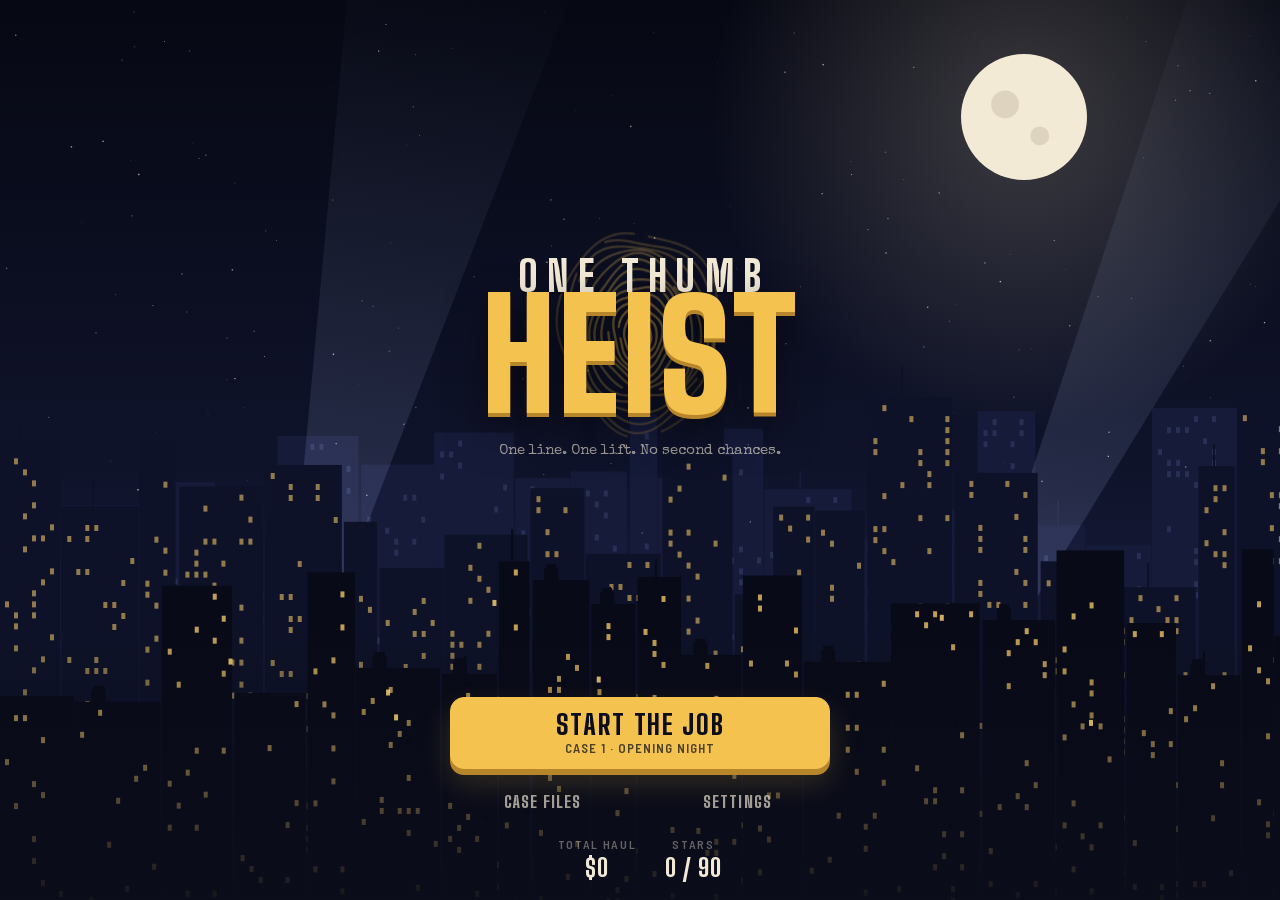
<file: index.html>
<!doctype html>
<html lang="en">
<head>
<meta charset="utf-8">
<title>One Thumb Heist</title>
<meta name="viewport" content="width=device-width, initial-scale=1, viewport-fit=cover, user-scalable=no">
<meta name="description" content="Draw one continuous route with your thumb. Lift, and watch the heist play out. 30 hand-made jobs.">
<meta name="theme-color" content="#0b0d1a">
<meta name="color-scheme" content="dark">
<meta name="mobile-web-app-capable" content="yes">
<meta name="apple-mobile-web-app-capable" content="yes">
<meta name="apple-mobile-web-app-status-bar-style" content="black-translucent">
<meta name="apple-mobile-web-app-title" content="Thumb Heist">
<link rel="manifest" href="manifest.webmanifest">
<link rel="icon" type="image/png" sizes="32x32" href="assets/icons/favicon-32.png">
<link rel="icon" type="image/png" sizes="192x192" href="assets/icons/icon-192.png">
<link rel="apple-touch-icon" href="assets/icons/apple-touch-icon.png">
<link rel="preload" href="assets/fonts/big-shoulders-display.woff2" as="font" type="font/woff2" crossorigin>
<link rel="preload" href="assets/fonts/barlow-sc-600.woff2" as="font" type="font/woff2" crossorigin>
<link rel="stylesheet" href="css/style.css">
</head>
<body>
<div id="app">
  <canvas id="bg" aria-hidden="true"></canvas>

  <!-- ============================== TITLE -->
  <section id="title" class="screen" aria-label="Title">
    <div class="title-wrap">
      <div class="logo" aria-label="One Thumb Heist">
        <canvas id="print" width="220" height="220" aria-hidden="true"></canvas>
        <div class="logo-type">
          <span class="logo-one">One&nbsp;Thumb</span>
          <span class="logo-heist">Heist</span>
        </div>
      </div>
      <p class="tagline">One line. One lift. No second chances.</p>
    </div>
    <div class="title-actions">
      <button id="btn-play" class="btn btn-primary btn-xl" type="button">
        <span class="btn-label">Start the job</span>
        <span class="btn-sub" id="play-sub">Case 1 · Job 1</span>
      </button>
      <div class="row">
        <button id="btn-cases" class="btn btn-ghost" type="button">Case files</button>
        <button id="btn-settings" class="btn btn-ghost" type="button">Settings</button>
      </div>
    </div>
    <footer class="title-foot">
      <div class="haul"><span class="haul-label">Total haul</span><span class="haul-value" id="haul">$0</span></div>
      <div class="haul"><span class="haul-label">Stars</span><span class="haul-value" id="stars-total">0 / 90</span></div>
    </footer>
    <p class="install-hint" id="install-hint" hidden></p>
  </section>

  <!-- ============================== CASES -->
  <section id="cases" class="screen" aria-label="Case files">
    <header class="bar">
      <button class="icon-btn" data-back="title" type="button" aria-label="Back"><svg viewBox="0 0 24 24"><path d="M15 5l-7 7 7 7"/></svg></button>
      <h1 class="bar-title">Case files</h1>
      <span class="bar-meta" id="cases-stars"></span>
    </header>
    <div class="scroll" id="case-list"></div>
  </section>

  <!-- ============================== JOBS -->
  <section id="jobs" class="screen" aria-label="Jobs">
    <header class="bar">
      <button class="icon-btn" data-back="cases" type="button" aria-label="Back"><svg viewBox="0 0 24 24"><path d="M15 5l-7 7 7 7"/></svg></button>
      <div class="bar-title-group">
        <span class="bar-kicker" id="jobs-kicker">Case 01</span>
        <h1 class="bar-title" id="jobs-title">The Gallery</h1>
      </div>
      <span class="bar-meta" id="jobs-stars"></span>
    </header>
    <div class="scroll">
      <p class="case-blurb" id="jobs-blurb"></p>
      <div class="job-grid" id="job-grid"></div>
    </div>
  </section>

  <!-- ============================== GAME -->
  <section id="game" class="screen" aria-label="Heist">
    <canvas id="board"></canvas>
    <header class="hud">
      <button class="icon-btn" id="btn-pause" type="button" aria-label="Pause"><svg viewBox="0 0 24 24"><path d="M9 5v14M15 5v14"/></svg></button>
      <div class="hud-title">
        <span class="hud-id" id="hud-id">1-1</span>
        <span class="hud-name" id="hud-name">Opening Night</span>
      </div>
      <div class="chips">
        <span class="chip" id="chip-loot" title="Loot"><i class="ic ic-loot"></i><b id="chip-loot-v">0/1</b></span>
        <span class="chip" id="chip-coins" title="Coins"><i class="ic ic-coin"></i><b id="chip-coins-v">0/1</b></span>
        <span class="chip" id="chip-time" title="Par time"><i class="ic ic-clock"></i><b id="chip-time-v">12.0</b></span>
      </div>
    </header>
    <div class="ff" id="ff" hidden>▶▶ 3×</div>
    <div class="level-card" id="level-card" aria-hidden="true">
      <span class="level-card-kicker" id="lc-kicker">Case 1 · Job 1</span>
      <span class="level-card-title" id="lc-title">Opening Night</span>
    </div>
    <footer class="tipbar"><p id="tip" class="tip"></p></footer>
  </section>

  <!-- ============================== SHEETS -->
  <div class="scrim" id="scrim" hidden></div>

  <div class="sheet" id="sheet-pause" role="dialog" aria-modal="true" aria-labelledby="pause-h" hidden>
    <h2 id="pause-h" class="sheet-title">Paused</h2>
    <p class="sheet-note" id="pause-brief"></p>
    <div class="stack">
      <button class="btn btn-primary" id="btn-resume" type="button">Resume</button>
      <button class="btn" id="btn-restart" type="button">Restart job</button>
      <button class="btn" id="btn-tojobs" type="button">Case file</button>
    </div>
    <div class="toggles">
      <button class="toggle" data-setting="sfx" type="button"><span>Sound</span><i></i></button>
      <button class="toggle" data-setting="music" type="button"><span>Music</span><i></i></button>
      <button class="toggle" data-setting="haptics" type="button"><span>Vibration</span><i></i></button>
    </div>
  </div>

  <div class="sheet sheet-result" id="sheet-result" role="dialog" aria-modal="true" aria-labelledby="result-h" hidden>
    <canvas class="result-art" id="result-art" width="120" height="96" aria-hidden="true"></canvas>
    <div class="stamp" id="result-stamp">Clean getaway</div>
    <h2 id="result-h" class="sheet-title" hidden>Result</h2>
    <p class="result-loot" id="result-loot"></p>
    <div class="stars-row" id="stars-row">
      <div class="star-slot"><div class="star"></div><span class="star-label" id="star-l1">Escaped</span></div>
      <div class="star-slot"><div class="star"></div><span class="star-label" id="star-l2">All coins</span></div>
      <div class="star-slot"><div class="star"></div><span class="star-label" id="star-l3">Par</span></div>
    </div>
    <p class="result-note" id="result-note"></p>
    <div class="stack">
      <button class="btn btn-primary" id="btn-next" type="button">Next job</button>
      <div class="row">
        <button class="btn" id="btn-retry" type="button">Retry</button>
        <button class="btn" id="btn-result-jobs" type="button">Case file</button>
      </div>
    </div>
  </div>

  <div class="sheet" id="sheet-settings" role="dialog" aria-modal="true" aria-labelledby="settings-h" hidden>
    <h2 id="settings-h" class="sheet-title">Settings</h2>
    <div class="toggles">
      <button class="toggle" data-setting="sfx" type="button"><span>Sound effects</span><i></i></button>
      <button class="toggle" data-setting="music" type="button"><span>Music</span><i></i></button>
      <button class="toggle" data-setting="haptics" type="button"><span>Vibration</span><i></i></button>
    </div>
    <div class="stack">
      <button class="btn" id="btn-howto" type="button">How to play</button>
      <button class="btn" id="btn-credits" type="button">Credits</button>
      <button class="btn btn-danger" id="btn-reset" type="button">Erase progress</button>
      <button class="btn btn-primary" data-close type="button">Done</button>
    </div>
  </div>

  <div class="sheet" id="sheet-confirm" role="dialog" aria-modal="true" aria-labelledby="confirm-h" hidden>
    <h2 id="confirm-h" class="sheet-title">Erase all progress?</h2>
    <p class="sheet-note">Every star, best time and unlocked case will be wiped. Your settings stay.</p>
    <div class="stack">
      <button class="btn btn-danger" id="btn-reset-yes" type="button">Erase everything</button>
      <button class="btn" data-sheet-back="sheet-settings" type="button">Keep my progress</button>
    </div>
  </div>

  <div class="sheet" id="sheet-credits" role="dialog" aria-modal="true" aria-labelledby="credits-h" hidden>
    <h2 id="credits-h" class="sheet-title">Credits</h2>
    <div class="credits">
      <p><b>One Thumb Heist</b><br>Design, code, art, music and sound, all made in the browser.</p>
      <p>Everything you see is drawn live on a canvas, and everything you hear is synthesised on the fly. No image or audio files.</p>
      <p>Type: Big Shoulders Display (Patric King), Barlow Semi Condensed (Jeremy Tribby) and Special Elite (Astigmatic), used under their open font licenses.</p>
    </div>
    <div class="stack"><button class="btn btn-primary" data-sheet-back="sheet-settings" type="button">Back</button></div>
  </div>

  <div class="card-overlay" id="briefing" role="dialog" aria-modal="true" aria-labelledby="brief-h" hidden>
    <div class="case-card">
      <span class="case-card-kicker" id="brief-kicker">New trick</span>
      <h2 class="case-card-title" id="brief-h">Title</h2>
      <canvas class="case-card-art" id="brief-art" width="280" height="150" aria-hidden="true"></canvas>
      <div class="case-card-text" id="brief-text"></div>
      <button class="btn btn-primary" id="brief-go" type="button">Got it</button>
    </div>
  </div>

  <div class="rotate" id="rotate" hidden>
    <div><svg viewBox="0 0 24 24"><rect x="7" y="2" width="10" height="20" rx="2"/><path d="M11 18h2"/></svg><p>Turn your phone upright to play.</p></div>
  </div>
</div>
<script type="module" src="js/main.js"></script>
</body>
</html>
</file>
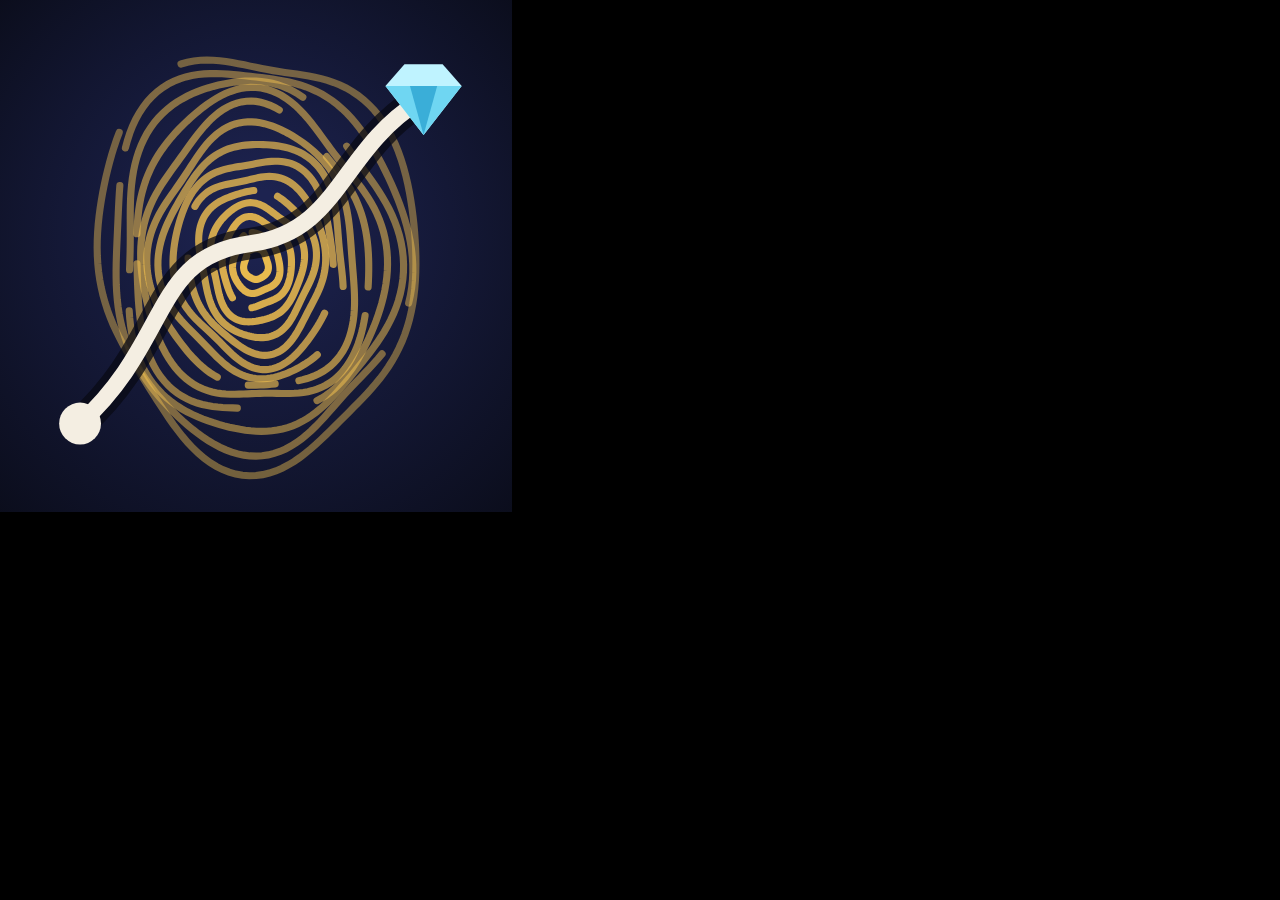
<file: tools/icon.html>
<!doctype html><html><body style="margin:0;background:#000">
<canvas id="c"></canvas>
<script>
// Renders the app icon. ?size=512&mask=1
const q = new URLSearchParams(location.search);
const S = +(q.get('size') || 512), mask = q.get('mask') === '1';
const c = document.getElementById('c'); c.width = S; c.height = S;
const x = c.getContext('2d');
const TAU = Math.PI * 2;
function rng(seed){let a=seed>>>0;return()=>{a=(a+0x6d2b79f5)>>>0;let t=a;t=Math.imul(t^(t>>>15),t|1);t^=t+Math.imul(t^(t>>>7),t|61);return((t^(t>>>14))>>>0)/4294967296;};}
const g = x.createRadialGradient(S*0.5, S*0.42, S*0.05, S*0.5, S*0.5, S*0.75);
g.addColorStop(0, '#1d2350'); g.addColorStop(1, '#0a0c19');
x.fillStyle = g; x.fillRect(0, 0, S, S);
const scale = mask ? 0.72 : 0.9;
x.translate(S/2, S/2); x.scale(S*scale/220, S*scale/220); x.translate(-110, -110);
// thumbprint
const R = rng(42), cx = 110, cy = 114;
x.lineCap = 'round';
for (let k = 0; k < 14; k++) {
  const r = 7 + k * 6.6;
  x.strokeStyle = `rgba(244,194,79,${Math.max(0.35, 0.95 - k * 0.04)})`;
  x.lineWidth = 3.4;
  const gapAt = R() * TAU, gapLen = 0.25 + R() * 0.45, gap2 = R() * TAU;
  x.beginPath(); let pen = false;
  for (let i = 0; i <= 160; i++) {
    const th = (i / 160) * TAU;
    const d1 = ((th - gapAt) % TAU + TAU) % TAU, d2 = ((th - gap2) % TAU + TAU) % TAU;
    const inGap = d1 < gapLen || (k > 6 && d2 < 0.18);
    const wob = 1 + 0.05 * Math.sin(th * 3 + k * 0.7) + 0.03 * Math.sin(th * 5 - k);
    const px = cx + Math.cos(th) * r * 0.82 * wob, py = cy + Math.sin(th) * r * 1.05 * wob - (1 - Math.cos(th)) * k * 0.3;
    if (inGap) { pen = false; continue; }
    if (!pen) { x.moveTo(px, py); pen = true; } else x.lineTo(px, py);
  }
  x.stroke();
}
// the one line: a chalk route sweeping through the print
x.strokeStyle = 'rgba(8,10,20,0.75)'; x.lineWidth = 15;
const route = () => { x.beginPath(); x.moveTo(26, 190); x.bezierCurveTo(70, 150, 60, 110, 108, 104); x.bezierCurveTo(150, 98, 150, 60, 188, 36); };
route(); x.stroke();
x.strokeStyle = '#f4eee2'; x.lineWidth = 8; route(); x.stroke();
x.fillStyle = '#f4eee2'; x.beginPath(); x.arc(26, 190, 10, 0, TAU); x.fill();
// gem at the end
x.save(); x.translate(190, 34); x.scale(1.3, 1.3);
x.fillStyle = '#bff3ff'; x.beginPath(); x.moveTo(-14,-4); x.lineTo(-7,-12); x.lineTo(7,-12); x.lineTo(14,-4); x.lineTo(0,14); x.closePath(); x.fill();
x.fillStyle = '#6fd6f2'; x.beginPath(); x.moveTo(-14,-4); x.lineTo(14,-4); x.lineTo(0,14); x.closePath(); x.fill();
x.fillStyle = '#3aaed8'; x.beginPath(); x.moveTo(-5,-4); x.lineTo(5,-4); x.lineTo(0,14); x.closePath(); x.fill();
x.restore();
document.title = 'ready';
</script></body></html>
</file>
<file: css/style.css>
/* One Thumb Heist — moonlit noir with paper dossiers. */

@font-face {
  font-family: "Big Shoulders Display";
  src: url("../assets/fonts/big-shoulders-display.woff2") format("woff2");
  font-weight: 100 900;
  font-display: swap;
}
@font-face {
  font-family: "Barlow Semi Condensed";
  src: url("../assets/fonts/barlow-sc-500.woff2") format("woff2");
  font-weight: 500;
  font-display: swap;
}
@font-face {
  font-family: "Barlow Semi Condensed";
  src: url("../assets/fonts/barlow-sc-600.woff2") format("woff2");
  font-weight: 600;
  font-display: swap;
}
@font-face {
  font-family: "Barlow Semi Condensed";
  src: url("../assets/fonts/barlow-sc-700.woff2") format("woff2");
  font-weight: 700;
  font-display: swap;
}
@font-face {
  font-family: "Special Elite";
  src: url("../assets/fonts/special-elite.woff2") format("woff2");
  font-weight: 400;
  font-display: swap;
}

:root {
  color-scheme: dark;
  --ink: #0b0d1a;
  --night: #11152b;
  --panel: rgba(21, 25, 52, 0.94);
  --panel-solid: #161a36;
  --panel-2: #1f2448;
  --line: rgba(241, 232, 214, 0.14);
  --line-strong: rgba(241, 232, 214, 0.28);
  --paper: #f1e8d6;
  --paper-dim: rgba(241, 232, 214, 0.66);
  --paper-faint: rgba(241, 232, 214, 0.4);
  --dossier: #eadfc6;
  --dossier-ink: #2a2233;
  --gold: #f4c24f;
  --gold-deep: #b8862a;
  --mint: #6fe3c1;
  --red: #ff4b5c;
  --amber: #ffab4a;
  --scarf: #ff6a4d;
  --font-display: "Big Shoulders Display", "Arial Narrow", "Helvetica Neue", sans-serif;
  --font-ui: "Barlow Semi Condensed", "Arial Narrow", system-ui, sans-serif;
  --font-type: "Special Elite", "Courier New", ui-monospace, monospace;
  --safe-t: env(safe-area-inset-top, 0px);
  --safe-b: env(safe-area-inset-bottom, 0px);
  --safe-l: env(safe-area-inset-left, 0px);
  --safe-r: env(safe-area-inset-right, 0px);
  --ease-out: cubic-bezier(0.2, 0.8, 0.2, 1);
  --ease-spring: cubic-bezier(0.34, 1.56, 0.64, 1);
}

* { box-sizing: border-box; -webkit-tap-highlight-color: transparent; }
[hidden] { display: none !important; }

html, body {
  margin: 0;
  height: 100%;
  background: var(--ink);
  color: var(--paper);
  font-family: var(--font-ui);
  font-weight: 500;
  overflow: hidden;
  overscroll-behavior: none;
  -webkit-user-select: none;
  user-select: none;
  -webkit-touch-callout: none;
  -webkit-text-size-adjust: 100%;
}

#app {
  position: fixed;
  inset: 0;
  overflow: hidden;
}

button {
  font: inherit;
  color: inherit;
  touch-action: manipulation;
}

canvas { display: block; }

#bg {
  position: absolute;
  inset: 0;
  width: 100%;
  height: 100%;
}

/* ------------------------------------------------------------------ screens */
.screen {
  position: absolute;
  inset: 0;
  display: flex;
  flex-direction: column;
  opacity: 0;
  visibility: hidden;
  transform: translateY(14px) scale(0.985);
  transition: opacity 0.32s var(--ease-out), transform 0.42s var(--ease-out), visibility 0s linear 0.42s;
}
.screen.active {
  opacity: 1;
  visibility: visible;
  transform: none;
  transition: opacity 0.32s var(--ease-out), transform 0.42s var(--ease-out), visibility 0s;
}

/* ------------------------------------------------------------------ buttons */
.btn {
  appearance: none;
  border: 1.5px solid var(--line-strong);
  background: rgba(241, 232, 214, 0.04);
  color: var(--paper);
  border-radius: 14px;
  min-height: 50px;
  padding: 10px 18px;
  font-family: var(--font-display);
  font-weight: 800;
  font-size: 20px;
  letter-spacing: 0.06em;
  text-transform: uppercase;
  cursor: pointer;
  display: inline-flex;
  flex-direction: column;
  align-items: center;
  justify-content: center;
  gap: 2px;
  transition: transform 0.12s var(--ease-out), background-color 0.2s, border-color 0.2s, box-shadow 0.2s;
}
.btn:active { transform: scale(0.965); }
.btn:focus-visible, .icon-btn:focus-visible, .toggle:focus-visible, .case:focus-visible, .job:focus-visible {
  outline: 2px solid var(--mint);
  outline-offset: 3px;
}
.btn-primary {
  background: var(--gold);
  border-color: var(--gold);
  color: var(--ink);
  box-shadow: 0 6px 0 var(--gold-deep), 0 14px 30px rgba(244, 194, 79, 0.18);
}
.btn-primary:active { transform: translateY(4px); box-shadow: 0 2px 0 var(--gold-deep), 0 6px 14px rgba(244, 194, 79, 0.15); }
.btn-ghost { border-color: transparent; background: transparent; color: var(--paper-dim); font-size: 17px; min-height: 44px; }
.btn-danger { border-color: rgba(255, 75, 92, 0.55); color: #ffb3ba; }
.btn-xl { min-height: 72px; font-size: 28px; width: 100%; }
.btn-label { line-height: 1; }
.btn-sub {
  font-family: var(--font-ui);
  font-weight: 600;
  font-size: 13px;
  letter-spacing: 0.08em;
  opacity: 0.72;
  text-transform: uppercase;
}

.icon-btn {
  appearance: none;
  width: 44px;
  height: 44px;
  border-radius: 12px;
  border: 1.5px solid var(--line);
  background: rgba(11, 13, 26, 0.55);
  display: grid;
  place-items: center;
  cursor: pointer;
  flex: none;
  transition: transform 0.12s;
}
.icon-btn:active { transform: scale(0.92); }
.icon-btn svg { width: 22px; height: 22px; fill: none; stroke: var(--paper); stroke-width: 2.4; stroke-linecap: round; stroke-linejoin: round; }

.row { display: flex; gap: 10px; }
.row > * { flex: 1; }
.stack { display: flex; flex-direction: column; gap: 10px; }

/* ------------------------------------------------------------------ title */
#title {
  padding: calc(var(--safe-t) + 20px) 22px calc(var(--safe-b) + 18px);
  justify-content: space-between;
  align-items: center;
}
.title-wrap { flex: 1; display: flex; flex-direction: column; align-items: center; justify-content: center; gap: 18px; width: 100%; }
.logo { position: relative; display: grid; place-items: center; width: min(88vw, 360px); }
#print {
  position: absolute;
  width: 220px;
  height: 220px;
  left: 50%;
  top: 50%;
  transform: translate(-50%, -54%);
  opacity: 0.9;
}
.logo-type { position: relative; display: flex; flex-direction: column; align-items: center; line-height: 0.82; text-transform: uppercase; }
.logo-one {
  font-family: var(--font-display);
  font-weight: 800;
  font-size: clamp(30px, 9.5vw, 42px);
  letter-spacing: 0.22em;
  margin-right: -0.22em;
  color: var(--paper);
  text-shadow: 0 2px 0 rgba(0, 0, 0, 0.4);
}
.logo-heist {
  font-family: var(--font-display);
  font-weight: 900;
  font-size: clamp(96px, 34vw, 150px);
  letter-spacing: 0.02em;
  color: var(--gold);
  text-shadow: 0 4px 0 var(--gold-deep), 0 18px 40px rgba(0, 0, 0, 0.55);
  animation: heist-in 0.9s var(--ease-spring) both 0.1s;
}
@keyframes heist-in {
  from { transform: translateY(18px) scale(0.92); opacity: 0; letter-spacing: 0.2em; }
  to { transform: none; opacity: 1; letter-spacing: 0.02em; }
}
.tagline {
  margin: 0;
  font-family: var(--font-type);
  font-size: 15px;
  color: var(--paper-dim);
  text-align: center;
}
.title-actions { width: min(100%, 380px); display: flex; flex-direction: column; gap: 10px; }
.title-foot {
  display: flex;
  gap: 28px;
  justify-content: center;
  margin-top: 14px;
}
.haul { display: flex; flex-direction: column; align-items: center; gap: 2px; }
.haul-label { font-size: 12px; letter-spacing: 0.14em; text-transform: uppercase; color: var(--paper-faint); font-weight: 600; }
.haul-value { font-family: var(--font-display); font-weight: 800; font-size: 24px; letter-spacing: 0.04em; font-variant-numeric: tabular-nums; }
.install-hint {
  margin: 10px 0 0;
  font-size: 13px;
  color: var(--paper-faint);
  text-align: center;
  max-width: 320px;
}

/* ------------------------------------------------------------------ bars / lists */
.bar {
  display: flex;
  align-items: center;
  gap: 12px;
  padding: calc(var(--safe-t) + 12px) max(16px, var(--safe-r)) 12px max(16px, var(--safe-l));
  background: linear-gradient(var(--ink), rgba(11, 13, 26, 0.7) 70%, rgba(11, 13, 26, 0));
  position: relative;
  z-index: 2;
}
.bar-title {
  margin: 0;
  font-family: var(--font-display);
  font-weight: 900;
  font-size: 30px;
  letter-spacing: 0.04em;
  text-transform: uppercase;
  line-height: 1;
  flex: 1;
  text-wrap: balance;
}
.bar-title-group { flex: 1; display: flex; flex-direction: column; gap: 2px; min-width: 0; }
.bar-kicker { font-size: 12px; letter-spacing: 0.16em; text-transform: uppercase; color: var(--gold); font-weight: 700; }
.bar-meta { font-family: var(--font-display); font-weight: 800; font-size: 18px; color: var(--gold); letter-spacing: 0.04em; white-space: nowrap; }
.scroll {
  flex: 1;
  overflow-y: auto;
  -webkit-overflow-scrolling: touch;
  padding: 4px max(16px, var(--safe-r)) calc(var(--safe-b) + 24px) max(16px, var(--safe-l));
  overscroll-behavior: contain;
  touch-action: pan-y;
}
.scroll > * { max-width: 520px; margin-left: auto; margin-right: auto; }

/* case dossiers */
#case-list { display: flex; flex-direction: column; gap: 16px; padding-top: 6px; }
.case {
  appearance: none;
  border: 0;
  text-align: left;
  position: relative;
  display: grid;
  grid-template-columns: 1fr 96px;
  gap: 14px;
  padding: 18px 16px 16px 18px;
  border-radius: 6px 16px 16px 16px;
  background:
    radial-gradient(120% 90% at 10% 0%, rgba(255, 255, 255, 0.35), rgba(255, 255, 255, 0) 60%),
    repeating-linear-gradient(0deg, rgba(90, 70, 40, 0.035) 0 2px, transparent 2px 5px),
    var(--dossier);
  color: var(--dossier-ink);
  box-shadow: 0 1px 0 rgba(255, 255, 255, 0.6) inset, 0 10px 26px rgba(0, 0, 0, 0.45);
  cursor: pointer;
  transform: rotate(var(--tilt, 0deg));
  transition: transform 0.2s var(--ease-out);
  width: 100%;
  font-family: var(--font-ui);
}
.case:active { transform: rotate(var(--tilt, 0deg)) scale(0.98); }
.case::before {
  content: "";
  position: absolute;
  top: -12px;
  left: 0;
  width: 42%;
  height: 16px;
  border-radius: 8px 10px 0 0;
  background: var(--dossier);
}
.case-num { font-family: var(--font-type); font-size: 13px; letter-spacing: 0.08em; color: #7b6a55; text-transform: uppercase; }
.case-title { font-family: var(--font-display); font-weight: 900; font-size: 30px; line-height: 0.95; text-transform: uppercase; margin: 4px 0 6px; letter-spacing: 0.02em; }
.case-tag { font-family: var(--font-type); font-size: 13.5px; line-height: 1.35; color: #4b3f4f; margin: 0 0 10px; }
.case-progress { display: flex; align-items: center; gap: 10px; font-weight: 700; font-size: 14px; letter-spacing: 0.06em; text-transform: uppercase; color: #5b4d5c; }
.case-progress .meter { flex: 1; height: 6px; border-radius: 3px; background: rgba(42, 34, 51, 0.14); overflow: hidden; }
.case-progress .meter i { display: block; height: 100%; background: #c0392b; border-radius: 3px; }
.case-thumb {
  align-self: center;
  width: 96px;
  height: 140px;
  border-radius: 6px;
  background: #121834;
  box-shadow: 0 0 0 3px #fff, 0 4px 10px rgba(0, 0, 0, 0.3);
  transform: rotate(2deg);
}
.case .stamp-mini {
  position: absolute;
  right: 14px;
  top: 10px;
  font-family: var(--font-display);
  font-weight: 900;
  font-size: 15px;
  letter-spacing: 0.12em;
  color: #c0392b;
  border: 2px solid #c0392b;
  border-radius: 4px;
  padding: 1px 6px;
  transform: rotate(8deg);
  opacity: 0.85;
  text-transform: uppercase;
}
.case.locked {
  background: repeating-linear-gradient(135deg, #1b1f3d 0 12px, #181c37 12px 24px);
  color: var(--paper-faint);
  box-shadow: 0 0 0 1px var(--line) inset;
  cursor: default;
}
.case.locked::before { background: #1b1f3d; }
.case.locked .case-num, .case.locked .case-tag, .case.locked .case-progress { color: var(--paper-faint); }
.case.locked .case-title { color: rgba(241, 232, 214, 0.5); }
.case.locked .case-thumb { box-shadow: 0 0 0 2px var(--line); background: #0f1228; }
.case.locked .stamp-mini { color: var(--red); border-color: var(--red); }

/* jobs */
.case-blurb { font-family: var(--font-type); font-size: 14.5px; line-height: 1.45; color: var(--paper-dim); margin-top: 4px; margin-bottom: 16px; text-wrap: pretty; }
.job-grid { display: grid; grid-template-columns: repeat(2, minmax(0, 1fr)); gap: 12px; }
.job {
  appearance: none;
  border: 1.5px solid var(--line);
  background: var(--panel-solid);
  border-radius: 16px;
  padding: 10px;
  display: flex;
  flex-direction: column;
  gap: 8px;
  cursor: pointer;
  text-align: left;
  transition: transform 0.12s var(--ease-out), border-color 0.2s;
  position: relative;
  min-width: 0;
}
.job:active { transform: scale(0.97); }
.job.next { border-color: var(--gold); box-shadow: 0 0 0 3px rgba(244, 194, 79, 0.15); }
.job-thumb { width: 100%; aspect-ratio: 10 / 16; max-height: 180px; border-radius: 10px; background: #0d1122; }
.job-meta { display: flex; align-items: baseline; gap: 8px; }
.job-id { font-family: var(--font-display); font-weight: 900; font-size: 22px; color: var(--gold); white-space: nowrap; flex: none; }
.job-name { font-weight: 700; font-size: 15px; line-height: 1.1; white-space: nowrap; overflow: hidden; text-overflow: ellipsis; }
.job-stars { display: flex; gap: 4px; }
.job.locked { cursor: default; opacity: 0.55; }
.job.locked .job-id { color: var(--paper-faint); }
.job-lock {
  position: absolute;
  inset: 10px 10px auto 10px;
  aspect-ratio: 10 / 16;
  max-height: 180px;
  display: grid;
  place-items: center;
}
.job-lock svg { width: 34px; height: 34px; fill: none; stroke: var(--paper-faint); stroke-width: 2; }
.job-best { font-size: 12.5px; color: var(--paper-faint); font-weight: 600; letter-spacing: 0.04em; font-variant-numeric: tabular-nums; }

/* star glyphs */
.s {
  width: 16px;
  height: 16px;
  display: inline-block;
  background: rgba(241, 232, 214, 0.16);
  clip-path: polygon(50% 0%, 61% 35%, 98% 35%, 68% 57%, 79% 91%, 50% 70%, 21% 91%, 32% 57%, 2% 35%, 39% 35%);
}
.s.on { background: var(--gold); }

/* ------------------------------------------------------------------ game */
#game { background: var(--ink); }
#board {
  position: absolute;
  inset: 0;
  width: 100%;
  height: 100%;
  touch-action: none;
}
.hud {
  position: absolute;
  top: 0;
  left: 0;
  right: 0;
  display: flex;
  align-items: center;
  gap: 10px;
  padding: calc(var(--safe-t) + 8px) max(10px, var(--safe-r)) 6px max(10px, var(--safe-l));
  pointer-events: none;
  z-index: 2;
}
.hud > * { pointer-events: auto; }
.hud-title { flex: 1; min-width: 0; display: flex; flex-direction: column; line-height: 1; gap: 3px; pointer-events: none; }
.hud-id { font-family: var(--font-display); font-weight: 900; font-size: 22px; color: var(--gold); letter-spacing: 0.04em; }
.hud-name {
  font-weight: 700;
  font-size: 13px;
  line-height: 1.1;
  letter-spacing: 0.08em;
  text-transform: uppercase;
  color: var(--paper-dim);
  overflow: hidden;
  display: -webkit-box;
  -webkit-box-orient: vertical;
  -webkit-line-clamp: 2;
  line-clamp: 2;
  overflow-wrap: anywhere;
}
.chips { display: flex; gap: 6px; pointer-events: none; }
.chip {
  display: inline-flex;
  align-items: center;
  gap: 5px;
  height: 30px;
  padding: 0 9px 0 7px;
  border-radius: 15px;
  background: rgba(11, 13, 26, 0.72);
  border: 1.5px solid var(--line);
  font-family: var(--font-display);
  font-weight: 800;
  font-size: 17px;
  letter-spacing: 0.02em;
  font-variant-numeric: tabular-nums;
  transition: border-color 0.2s, background-color 0.2s, color 0.2s, transform 0.2s var(--ease-spring);
}
.chip b { font-weight: 800; }
#chip-time-v { text-transform: uppercase; }
.chip.ok { border-color: rgba(111, 227, 193, 0.7); color: var(--mint); }
.chip.warn { border-color: rgba(255, 171, 74, 0.8); color: var(--amber); }
.chip.bad { border-color: rgba(255, 75, 92, 0.8); color: #ff9aa4; }
.chip.bump { transform: scale(1.12); }
.ic { width: 14px; height: 14px; display: inline-block; flex: none; }
.ic-loot { background: var(--gold); clip-path: polygon(20% 0, 80% 0, 100% 30%, 50% 100%, 0 30%); }
.ic-coin { border-radius: 50%; background: radial-gradient(circle at 35% 35%, #ffe8a3, var(--gold) 45%, var(--gold-deep)); }
.ic-clock { border-radius: 50%; border: 2px solid currentColor; position: relative; }
.ic-clock::after { content: ""; position: absolute; left: 50%; top: 18%; width: 2px; height: 36%; background: currentColor; transform: translateX(-50%); border-radius: 1px; }
.ff {
  position: absolute;
  top: calc(var(--safe-t) + 60px);
  left: 50%;
  transform: translateX(-50%);
  padding: 4px 12px;
  border-radius: 12px;
  background: rgba(244, 194, 79, 0.92);
  color: var(--ink);
  font-family: var(--font-display);
  font-weight: 900;
  font-size: 16px;
  letter-spacing: 0.08em;
  z-index: 3;
  pointer-events: none;
}
.tipbar {
  position: absolute;
  left: 0;
  right: 0;
  bottom: 0;
  padding: 6px max(18px, var(--safe-r)) calc(var(--safe-b) + 10px) max(18px, var(--safe-l));
  display: flex;
  justify-content: center;
  pointer-events: none;
  z-index: 2;
}
.tip {
  margin: 0;
  max-width: 440px;
  min-height: 2.6em;
  display: flex;
  align-items: center;
  justify-content: center;
  text-align: center;
  font-family: var(--font-type);
  font-size: 14px;
  line-height: 1.3;
  color: var(--paper-dim);
  text-wrap: balance;
  transition: opacity 0.25s, transform 0.25s var(--ease-out), color 0.25s;
}
.tip.swap { opacity: 0; transform: translateY(6px); }
.tip.danger { color: #ffb3ba; }
.tip.ready { color: var(--mint); }
.tip.hint { color: var(--gold); }

/* ------------------------------------------------------------------ sheets */
.scrim {
  position: absolute;
  inset: 0;
  background: rgba(5, 6, 14, 0.55);
  z-index: 10;
  opacity: 0;
  transition: opacity 0.3s;
}
.scrim.show { opacity: 1; }
.sheet {
  position: absolute;
  left: 50%;
  bottom: 0;
  width: min(100%, 460px);
  transform: translate(-50%, 105%);
  z-index: 11;
  background: var(--panel);
  border: 1.5px solid var(--line);
  border-bottom: 0;
  border-radius: 24px 24px 0 0;
  padding: 22px 20px calc(var(--safe-b) + 18px);
  box-shadow: 0 -20px 60px rgba(0, 0, 0, 0.5);
  transition: transform 0.42s var(--ease-out);
  display: flex;
  flex-direction: column;
  gap: 16px;
  max-height: 92%;
  overflow-y: auto;
  -webkit-backdrop-filter: blur(10px);
  backdrop-filter: blur(10px);
}
.sheet.show { transform: translate(-50%, 0); }
.sheet-title {
  margin: 0;
  font-family: var(--font-display);
  font-weight: 900;
  font-size: 34px;
  letter-spacing: 0.04em;
  text-transform: uppercase;
  line-height: 1;
  text-align: center;
}
.sheet-note { margin: -6px 0 0; text-align: center; color: var(--paper-dim); font-family: var(--font-type); font-size: 14px; line-height: 1.4; }
.toggles { display: flex; flex-direction: column; gap: 2px; border-top: 1px solid var(--line); border-bottom: 1px solid var(--line); padding: 6px 0; }
.toggle {
  appearance: none;
  border: 0;
  background: transparent;
  display: flex;
  align-items: center;
  justify-content: space-between;
  min-height: 46px;
  padding: 0 4px;
  font-weight: 700;
  font-size: 17px;
  letter-spacing: 0.04em;
  cursor: pointer;
}
.toggle i {
  width: 46px;
  height: 26px;
  border-radius: 13px;
  background: rgba(241, 232, 214, 0.18);
  position: relative;
  transition: background-color 0.2s;
}
.toggle i::after {
  content: "";
  position: absolute;
  top: 3px;
  left: 3px;
  width: 20px;
  height: 20px;
  border-radius: 50%;
  background: var(--paper);
  transition: transform 0.25s var(--ease-spring);
}
.toggle.on i { background: var(--mint); }
.toggle.on i::after { transform: translateX(20px); background: var(--ink); }

.credits { font-size: 15px; line-height: 1.5; color: var(--paper-dim); }
.credits p { margin: 0 0 10px; }
.credits b { color: var(--paper); }

/* result */
.sheet-result { align-items: stretch; gap: 14px; padding-top: 26px; }
.stamp {
  align-self: center;
  font-family: var(--font-display);
  font-weight: 900;
  font-size: 40px;
  letter-spacing: 0.08em;
  text-transform: uppercase;
  line-height: 1;
  padding: 6px 16px 4px;
  border: 4px double var(--mint);
  color: var(--mint);
  border-radius: 8px;
  transform: rotate(-4deg);
  text-align: center;
}
.stamp.bad { color: var(--red); border-color: var(--red); }
.stamp.thunk { animation: thunk 0.45s var(--ease-spring) both; }
@keyframes thunk {
  0% { transform: rotate(-12deg) scale(2.1); opacity: 0; }
  60% { transform: rotate(-3deg) scale(0.94); opacity: 1; }
  100% { transform: rotate(-4deg) scale(1); opacity: 1; }
}
.result-loot { margin: 0; text-align: center; font-family: var(--font-type); font-size: 15px; color: var(--paper-dim); line-height: 1.4; }
.result-loot b { color: var(--gold); font-family: var(--font-display); font-weight: 800; font-size: 20px; letter-spacing: 0.04em; }
.stars-row { display: grid; grid-template-columns: repeat(3, 1fr); gap: 8px; }
.star-slot { display: flex; flex-direction: column; align-items: center; gap: 6px; text-align: center; }
.star {
  width: 58px;
  height: 58px;
  background: rgba(241, 232, 214, 0.12);
  clip-path: polygon(50% 0%, 61% 35%, 98% 35%, 68% 57%, 79% 91%, 50% 70%, 21% 91%, 32% 57%, 2% 35%, 39% 35%);
  transition: background-color 0.2s;
}
.star.on { background: var(--gold); animation: star-pop 0.5s var(--ease-spring) both; }
@keyframes star-pop {
  0% { transform: scale(0.2) rotate(-40deg); }
  100% { transform: scale(1) rotate(0); }
}
.star-label { font-size: 13.5px; font-weight: 700; color: var(--paper-dim); line-height: 1.2; letter-spacing: 0.02em; font-variant-numeric: tabular-nums; }
.star-label.on { color: var(--paper); }
.result-note { margin: 0; text-align: center; font-size: 15px; color: var(--paper-dim); line-height: 1.4; min-height: 1.4em; }
.result-note.hint { color: var(--gold); font-family: var(--font-type); font-size: 14px; }
.result-note .new { color: var(--mint); font-weight: 700; letter-spacing: 0.06em; text-transform: uppercase; }

/* briefing cards */
.card-overlay {
  position: absolute;
  inset: 0;
  z-index: 20;
  display: grid;
  place-items: center;
  padding: calc(var(--safe-t) + 20px) 18px calc(var(--safe-b) + 20px);
  background: rgba(5, 6, 14, 0.72);
  opacity: 0;
  transition: opacity 0.3s;
}
.card-overlay.show { opacity: 1; }
.case-card {
  width: min(100%, 360px);
  background:
    radial-gradient(120% 90% at 10% 0%, rgba(255, 255, 255, 0.35), rgba(255, 255, 255, 0) 60%),
    repeating-linear-gradient(0deg, rgba(90, 70, 40, 0.035) 0 2px, transparent 2px 5px),
    var(--dossier);
  color: var(--dossier-ink);
  border-radius: 8px;
  padding: 22px 20px 20px;
  display: flex;
  flex-direction: column;
  gap: 12px;
  box-shadow: 0 30px 80px rgba(0, 0, 0, 0.6);
  transform: rotate(-1.5deg) translateY(20px);
  transition: transform 0.45s var(--ease-spring);
}
.card-overlay.show .case-card { transform: rotate(-1.5deg); }
.case-card-kicker { font-family: var(--font-type); font-size: 13px; letter-spacing: 0.12em; text-transform: uppercase; color: #c0392b; }
.case-card-title { margin: 0; font-family: var(--font-display); font-weight: 900; font-size: 36px; line-height: 0.95; text-transform: uppercase; }
.case-card-art { width: 100%; height: auto; aspect-ratio: 28 / 15; border-radius: 6px; background: #121834; box-shadow: 0 0 0 3px #fff, 0 4px 12px rgba(0, 0, 0, 0.25); }
.case-card-text { font-family: var(--font-type); font-size: 15px; line-height: 1.45; color: #3b3040; }
.case-card-text p { margin: 0 0 8px; }
.case-card-text p:last-child { margin-bottom: 0; }
.case-card .btn-primary { margin-top: 4px; }

/* rotate notice */
.rotate {
  position: absolute;
  inset: 0;
  z-index: 50;
  background: var(--ink);
  display: grid;
  place-items: center;
  text-align: center;
  padding: 24px;
}
.rotate svg { width: 56px; height: 56px; fill: none; stroke: var(--gold); stroke-width: 1.8; animation: tilt 2s ease-in-out infinite; }
.rotate p { font-family: var(--font-display); font-weight: 800; font-size: 22px; letter-spacing: 0.04em; text-transform: uppercase; }
@keyframes tilt { 0%, 30% { transform: rotate(-90deg); } 60%, 100% { transform: rotate(0); } }

@media (prefers-reduced-motion: reduce) {
  *, *::before, *::after { animation-duration: 0.01ms !important; transition-duration: 0.01ms !important; }
}

@media (min-height: 760px) {
  .title-wrap { gap: 26px; }
}

/* dim the skyline behind list screens so text stays legible */
#cases, #jobs { background: linear-gradient(180deg, rgba(11, 13, 26, 0.86), rgba(11, 13, 26, 0.92) 40%, rgba(11, 13, 26, 0.96)); }

/* level title card */
.level-card {
  position: absolute;
  left: 0;
  right: 0;
  top: 38%;
  display: flex;
  flex-direction: column;
  align-items: center;
  gap: 4px;
  pointer-events: none;
  z-index: 3;
  opacity: 0;
  text-align: center;
}
.level-card.show { animation: card-in 2.1s var(--ease-out) both; }
@keyframes card-in {
  0% { opacity: 0; transform: translateY(12px) scale(0.96); }
  14% { opacity: 1; transform: none; }
  72% { opacity: 1; transform: none; }
  100% { opacity: 0; transform: translateY(-10px); }
}
.level-card-kicker { font-family: var(--font-type); font-size: 14px; letter-spacing: 0.1em; color: var(--gold); text-transform: uppercase; text-shadow: 0 2px 8px rgba(0, 0, 0, 0.9); }
.level-card-title {
  font-family: var(--font-display);
  font-weight: 900;
  font-size: clamp(40px, 13vw, 64px);
  line-height: 0.9;
  letter-spacing: 0.03em;
  text-transform: uppercase;
  color: var(--paper);
  text-shadow: 0 3px 0 rgba(0, 0, 0, 0.5), 0 10px 40px rgba(0, 0, 0, 0.9);
  padding: 0 16px;
  text-wrap: balance;
}
.result-art { align-self: center; width: 120px; height: 96px; margin: -8px 0 -6px; }

/* HUD sizing: keep it compact on narrow phones and centred on wide screens */
@media (max-width: 390px) {
  .hud { gap: 7px; }
  .chips { gap: 4px; }
  .chip { height: 28px; padding: 0 7px 0 6px; font-size: 15px; gap: 4px; }
  .ic { width: 12px; height: 12px; }
  .hud-name { letter-spacing: 0.04em; font-size: 12px; }
  .hud-id { font-size: 20px; }
}
@media (min-width: 640px) {
  .hud, .tipbar { max-width: 560px; margin: 0 auto; }
}

/* small phones (iPhone SE 1st gen, compact Androids) */
@media (max-width: 350px), (max-height: 600px) {
  .sheet { padding: 18px 16px calc(var(--safe-b) + 14px); gap: 12px; }
  .sheet-result { gap: 10px; padding-top: 20px; }
  .stamp { font-size: 32px; }
  .result-art { width: 96px; height: 76px; }
  .star { width: 46px; height: 46px; }
  .star-label { font-size: 12px; }
  .result-loot { font-size: 14px; }
  .result-loot b { font-size: 18px; }
  .sheet-title { font-size: 30px; }
}
@media (max-width: 350px) {
  .job-meta { gap: 6px; }
  .job-id { font-size: 19px; white-space: nowrap; }
  .job-name { font-size: 13.5px; }
  .case-card { padding: 18px 16px 16px; }
  .case-card-title { font-size: 30px; }
}

/* locked files rattle when tapped */
.denied { animation: denied 0.36s var(--ease-out); }
@keyframes denied {
  0%, 100% { translate: 0 0; }
  20% { translate: -6px 0; }
  40% { translate: 5px 0; }
  60% { translate: -3px 0; }
  80% { translate: 2px 0; }
}

/* wide screens: line the header up with the centred column below it */
@media (min-width: 640px) {
  .bar {
    padding-left: max(16px, calc((100% - 520px) / 2));
    padding-right: max(16px, calc((100% - 520px) / 2));
  }
}
@media (max-width: 350px) {
  .hud-name { display: none; }
}
</file>
